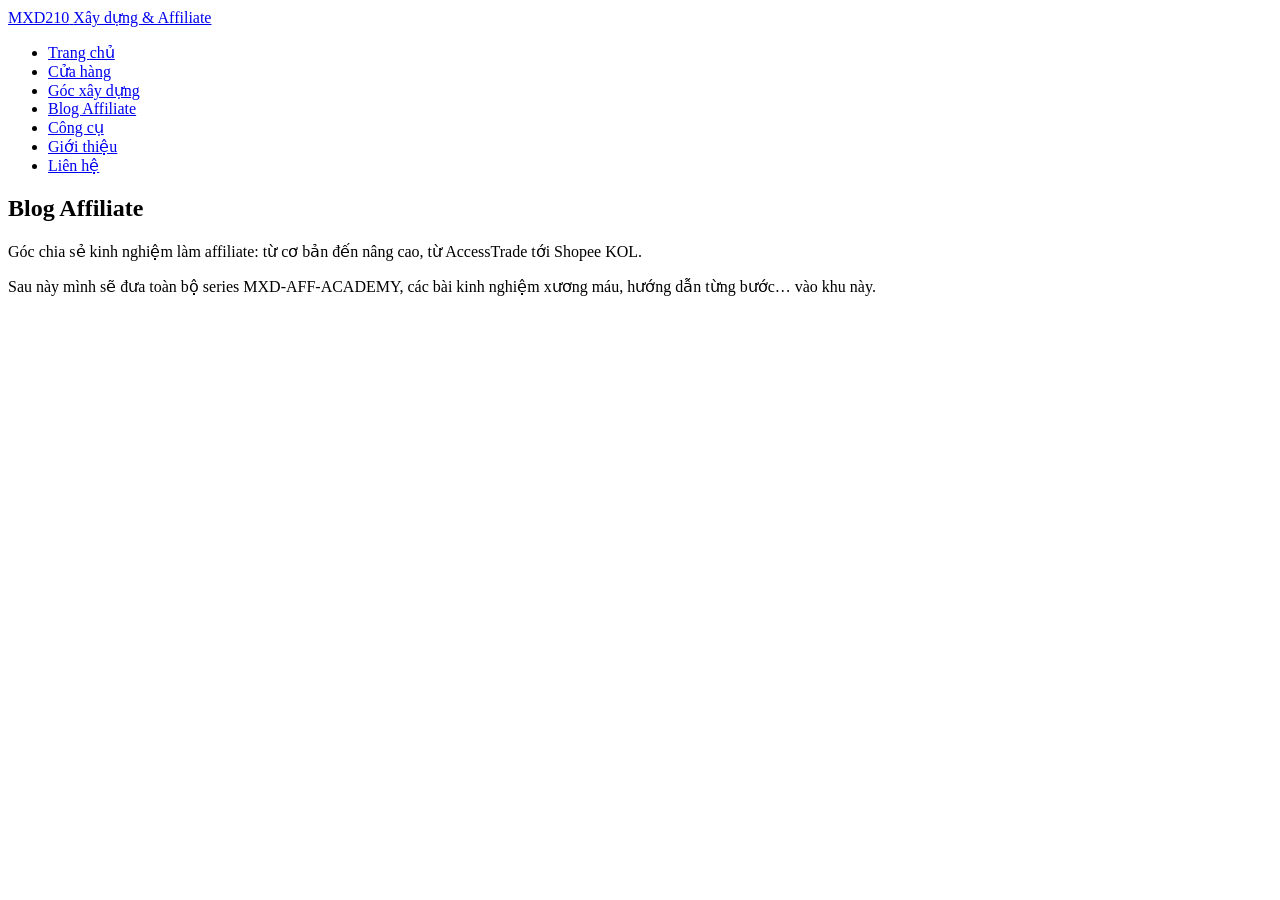
<file: affiliate.html>
<!doctype html>
<html lang="vi">
<head>
  <meta charset="utf-8"/>
  <meta name="viewport" content="width=device-width,initial-scale=1"/>

  <title>Blog Affiliate – Kinh nghiệm & hướng dẫn làm aff | MXD210</title>
  <meta name="description" content="Blog Affiliate của MXD210 – tổng hợp kinh nghiệm, hướng dẫn chi tiết về làm affiliate Shopee, Lazada, TikTok, AccessTrade và Shopee KOL.">
  <link rel="canonical" href="https://mxd210.github.io/affiliate.html"/>
  <meta name="robots" content="index,follow"/>

  <!-- VERIFY: Google Search Console -->
  <meta name="google-site-verification" content="84L0tRVs_wNPAyXii38-OaeGi8TyJdMlkZXVIHcnj0o">

  <!-- Google Analytics 4 -->
  <script async src="https://www.googletagmanager.com/gtag/js?id=G-SRMVN734DX"></script>
  <script>
    window.dataLayer = window.dataLayer || [];
    function gtag(){ dataLayer.push(arguments); }
    gtag('js', new Date());
    gtag('config', 'G-SRMVN734DX');
  </script>

  <!-- TODO: thêm CSS/JS chung nếu cần -->
</head>
<body>
<header class="site-header">
  <div class="container">
    <a href="/" class="logo">
      <span class="logo-main">MXD210</span>
      <span class="logo-sub">Xây dựng & Affiliate</span>
    </a>

    <nav class="main-nav">
      <ul>
        <li><a href="/" data-nav="home">Trang chủ</a></li>
        <li><a href="/store.html" data-nav="store">Cửa hàng</a></li>
        <li><a href="/blog-xay-dung.html" data-nav="blog-xd">Góc xây dựng</a></li>
        <li><a href="/affiliate.html" data-nav="blog-aff">Blog Affiliate</a></li>
        <li><a href="/tools.html" data-nav="tools">Công cụ</a></li>
        <li><a href="/about.html" data-nav="about">Giới thiệu</a></li>
        <li><a href="/contact.html" data-nav="contact">Liên hệ</a></li>
      </ul>
    </nav>
  </div>
</header>

<main class="page-main">
  <section class="page-hero container">
    <h1>Blog Affiliate</h1>
    <p>Góc chia sẻ kinh nghiệm làm affiliate: từ cơ bản đến nâng cao, từ AccessTrade tới Shopee KOL.</p>
  </section>

  <section class="page-content container">
    <p>Sau này mình sẽ đưa toàn bộ series MXD-AFF-ACADEMY, các bài kinh nghiệm xương máu, hướng dẫn từng bước… vào khu này.</p>
  </section>
</main>

</body>
</html>
</file>
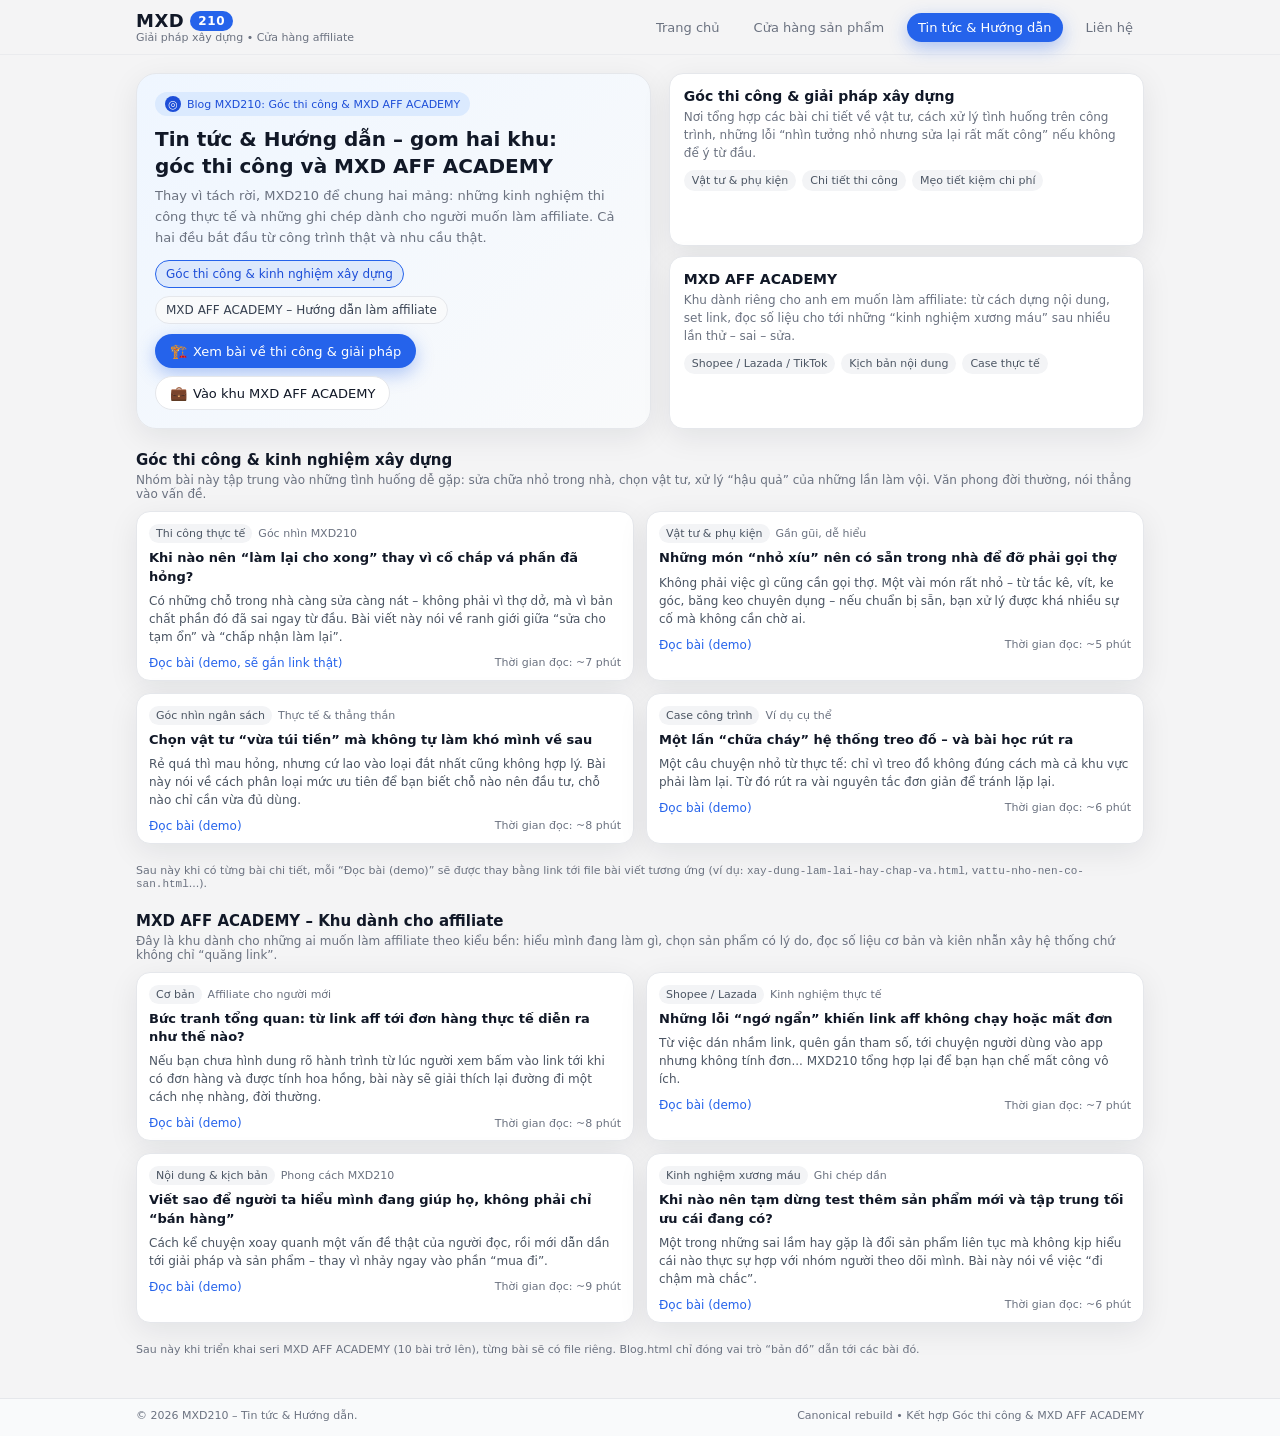
<file: blog.html>
<!doctype html>
<html lang="vi">
<head>
  <meta charset="utf-8"/>
  <meta name="viewport" content="width=device-width,initial-scale=1,maximum-scale=1"/>

  <title>Tin tức & Hướng dẫn – MXD210</title>
  <meta name="description" content="Khu tin tức & hướng dẫn của MXD210 – gồm góc thi công xây dựng và MXD AFF ACADEMY dành cho những ai muốn làm affiliate bài bản."/>

  <!-- Repo rebuild: tạm noindex. Khi đưa lên mxd210 chính có thể đổi thành index,follow -->
  <meta name="robots" content="noindex,follow"/>

  <link rel="canonical" href="https://mxd210.github.io/blog.html"/>

  <meta property="og:title" content="Tin tức & Hướng dẫn – MXD210"/>
  <meta property="og:description" content="Góc thi công xây dựng & MXD AFF ACADEMY – nơi MXD210 chia sẻ kinh nghiệm thực tế và hướng dẫn làm affiliate."/>
  <meta property="og:type" content="website"/>
  <meta property="og:url" content="https://mxd210.github.io/blog.html"/>
  <meta property="og:image" content="https://mxd210.github.io/assets/img/og-mxd210.webp"/>

  <style>
    :root{
      --bg:#f4f4f5;
      --card:#ffffff;
      --text:#111827;
      --muted:#6b7280;
      --accent:#2563eb;
      --accent-soft:#dbeafe;
      --border:#e5e7eb;
      --radius:14px;
      --shadow:0 8px 30px rgba(15,23,42,.08);
      --badge-bg:#f3f4f6;
    }
    *{box-sizing:border-box;margin:0;padding:0}
    html,body{height:100%}
    body{
      font-family:system-ui,-apple-system,BlinkMacSystemFont,"Segoe UI",sans-serif;
      background:var(--bg);
      color:var(--text);
      -webkit-font-smoothing:antialiased;
    }
    a{text-decoration:none;color:inherit}

    .page{min-height:100vh;display:flex;flex-direction:column}

    .topbar{
      position:sticky;top:0;z-index:10;
      backdrop-filter:blur(16px);
      background:rgba(244,244,245,.88);
      border-bottom:1px solid rgba(229,231,235,.7);
    }
    .topbar-inner{
      max-width:1040px;margin:0 auto;
      padding:10px 16px;
      display:flex;align-items:center;justify-content:space-between;gap:12px;
    }
    .logo{
      font-weight:700;letter-spacing:.03em;font-size:18px;
      display:flex;align-items:center;gap:6px;
    }
    .logo span{
      padding:3px 8px;border-radius:999px;
      background:var(--accent);color:#fff;font-size:12px;font-weight:600;
    }
    .logo-sub{font-size:11px;color:var(--muted)}

    .nav{
      display:flex;align-items:center;gap:12px;font-size:13px;
    }
    .nav a{
      padding:6px 10px;border-radius:999px;
      border:1px solid transparent;
      color:var(--muted);white-space:nowrap;
    }
    .nav a:hover{
      border-color:var(--border);background:#fff;color:var(--text);
    }
    .nav .nav-primary{
      background:var(--accent);color:#fff;border-color:transparent;
      box-shadow:0 6px 18px rgba(37,99,235,.35);
    }
    .nav .nav-primary:hover{transform:translateY(-1px)}

    .main{flex:1}
    .container{
      max-width:1040px;margin:0 auto;
      padding:18px 16px 32px;
    }

    .hero-blog{
      display:grid;
      grid-template-columns:minmax(0,2.6fr) minmax(0,2.4fr);
      gap:18px;
      margin-bottom:22px;
    }
    @media (max-width:768px){
      .hero-blog{grid-template-columns:minmax(0,1fr)}
    }
    .hero-main{
      padding:18px 18px 18px;
      background:linear-gradient(135deg,#eff6ff,#f9fafb);
      border-radius:20px;
      border:1px solid var(--border);
      box-shadow:var(--shadow);
    }
    .hero-pill{
      display:inline-flex;align-items:center;gap:6px;
      padding:4px 10px;border-radius:999px;
      background:var(--accent-soft);color:#1d4ed8;
      font-size:11px;margin-bottom:10px;font-weight:500;
    }
    .hero-pill span{
      display:inline-flex;align-items:center;justify-content:center;
      width:16px;height:16px;border-radius:999px;
      background:#1d4ed8;color:#fff;font-size:11px;
    }
    .hero-title{
      font-size:20px;line-height:1.35;font-weight:700;margin-bottom:6px;
    }
    .hero-desc{
      font-size:13px;line-height:1.6;color:var(--muted);margin-bottom:12px;
    }
    .hero-tabs{
      display:flex;flex-wrap:wrap;gap:8px;margin-bottom:10px;
    }
    .hero-tab{
      padding:6px 10px;border-radius:999px;
      border:1px solid #e5e7eb;
      background:#f9fafb;
      font-size:12px;color:#374151;
    }
    .hero-tab[data-active="true"]{
      background:#2563eb1a;
      border-color:var(--accent);
      color:#1d4ed8;
      font-weight:500;
    }
    .hero-actions{
      display:flex;flex-wrap:wrap;gap:8px;margin-top:6px;
    }
    .btn{
      display:inline-flex;align-items:center;justify-content:center;
      gap:6px;padding:8px 14px;border-radius:999px;
      border:1px solid transparent;font-size:13px;
      font-weight:500;cursor:pointer;transition:all .16s ease;
    }
    .btn-main{
      background:var(--accent);color:#fff;
      box-shadow:0 6px 18px rgba(37,99,235,.35);
    }
    .btn-main:hover{
      transform:translateY(-1px);
      box-shadow:0 10px 26px rgba(37,99,235,.45);
    }
    .btn-ghost{
      background:#fff;color:#111827;border-color:var(--border);
    }
    .btn-ghost:hover{background:#f9fafb}
    .btn span.icon{font-size:14px}

    .hero-side{
      display:grid;
      grid-template-rows:minmax(0,1fr) minmax(0,1fr);
      gap:10px;
    }
    .card{
      background:var(--card);
      border-radius:var(--radius);
      border:1px solid var(--border);
      padding:14px 14px 12px;
      box-shadow:var(--shadow);
    }
    .card h2{
      font-size:14px;margin-bottom:4px;font-weight:600;
    }
    .card p{
      font-size:12px;color:var(--muted);
      margin-bottom:8px;line-height:1.5;
    }
    .tag-row{
      display:flex;flex-wrap:wrap;gap:6px;
    }
    .tag{
      padding:4px 8px;border-radius:999px;
      background:#f3f4f6;
      font-size:11px;color:#4b5563;
    }

    .section-title{
      font-size:15px;font-weight:600;margin-bottom:4px;
    }
    .section-desc{
      font-size:12px;color:var(--muted);margin-bottom:10px;
    }

    .post-grid{
      display:grid;
      grid-template-columns:repeat(2,minmax(0,1fr));
      gap:12px;
      margin-bottom:20px;
    }
    @media (max-width:820px){
      .post-grid{grid-template-columns:minmax(0,1fr)}
    }

    .post-card{
      background:var(--card);
      border-radius:var(--radius);
      border:1px solid var(--border);
      padding:12px 12px 10px;
      box-shadow:var(--shadow);
      font-size:12px;
      display:flex;flex-direction:column;gap:6px;
    }
    .post-meta{
      display:flex;align-items:center;gap:6px;
      font-size:11px;color:#6b7280;
    }
    .post-badge{
      padding:3px 7px;border-radius:999px;
      background:#f3f4f6;
      font-size:11px;color:#4b5563;
    }
    .post-title{
      font-size:13px;font-weight:600;line-height:1.4;
    }
    .post-desc{
      font-size:12px;color:#4b5563;line-height:1.5;
    }
    .post-footer{
      display:flex;justify-content:space-between;align-items:center;
      margin-top:4px;font-size:11px;color:#6b7280;
    }
    .post-link{
      font-size:12px;color:#2563eb;
    }

    .hint-note{
      font-size:11px;color:#6b7280;margin-top:4px;
    }

    footer{
      border-top:1px solid var(--border);
      background:#f9fafb;
    }
    .footer-inner{
      max-width:1040px;margin:0 auto;
      padding:10px 16px 14px;
      display:flex;flex-wrap:wrap;gap:8px;
      align-items:center;justify-content:space-between;
      font-size:11px;color:#6b7280;
    }
    .footer-links{
      display:flex;flex-wrap:wrap;gap:10px;
    }
  </style>

  <!-- GA4: MXD210 – G-SRMVN734DX -->
  <script async src="https://www.googletagmanager.com/gtag/js?id=G-SRMVN734DX"></script>
  <script>
    window.dataLayer = window.dataLayer || [];
    function gtag(){dataLayer.push(arguments);}
    gtag('js', new Date());
    gtag('config', 'G-SRMVN734DX');
  </script>
</head>
<body>
<div class="page">
  <header class="topbar">
    <div class="topbar-inner">
      <div>
        <div class="logo">
          MXD<span>210</span>
        </div>
        <div class="logo-sub">Giải pháp xây dựng • Cửa hàng affiliate</div>
      </div>
      <nav class="nav">
        <a href="index.html">Trang chủ</a>
        <a href="store.html">Cửa hàng sản phẩm</a>
        <a href="blog.html" class="nav-primary">Tin tức &amp; Hướng dẫn</a>
        <a href="contact.html">Liên hệ</a>
      </nav>
    </div>
  </header>

  <main class="main">
    <div class="container">
      <section class="hero-blog">
        <div class="hero-main">
          <div class="hero-pill">
            <span>◎</span>
            Blog MXD210: Góc thi công &amp; MXD AFF ACADEMY
          </div>
          <h1 class="hero-title">
            Tin tức &amp; Hướng dẫn – gom hai khu:<br/>
            góc thi công và MXD AFF ACADEMY
          </h1>
          <p class="hero-desc">
            Thay vì tách rời, MXD210 để chung hai mảng: những kinh nghiệm thi công thực tế
            và những ghi chép dành cho người muốn làm affiliate. Cả hai đều bắt đầu từ công trình thật
            và nhu cầu thật.
          </p>
          <div class="hero-tabs">
            <span class="hero-tab" data-active="true">Góc thi công &amp; kinh nghiệm xây dựng</span>
            <span class="hero-tab">MXD AFF ACADEMY – Hướng dẫn làm affiliate</span>
          </div>
          <div class="hero-actions">
            <a href="#xay-dung" class="btn btn-main">
              <span class="icon">🏗️</span>
              Xem bài về thi công &amp; giải pháp
            </a>
            <a href="#affiliate" class="btn btn-ghost">
              <span class="icon">💼</span>
              Vào khu MXD AFF ACADEMY
            </a>
          </div>
        </div>
        <div class="hero-side">
          <div class="card">
            <h2>Góc thi công &amp; giải pháp xây dựng</h2>
            <p>
              Nơi tổng hợp các bài chi tiết về vật tư, cách xử lý tình huống trên công trình, những lỗi
              “nhìn tưởng nhỏ nhưng sửa lại rất mất công” nếu không để ý từ đầu.
            </p>
            <div class="tag-row">
              <span class="tag">Vật tư &amp; phụ kiện</span>
              <span class="tag">Chi tiết thi công</span>
              <span class="tag">Mẹo tiết kiệm chi phí</span>
            </div>
          </div>
          <div class="card">
            <h2>MXD AFF ACADEMY</h2>
            <p>
              Khu dành riêng cho anh em muốn làm affiliate: từ cách dựng nội dung, set link,
              đọc số liệu cho tới những “kinh nghiệm xương máu” sau nhiều lần thử – sai – sửa.
            </p>
            <div class="tag-row">
              <span class="tag">Shopee / Lazada / TikTok</span>
              <span class="tag">Kịch bản nội dung</span>
              <span class="tag">Case thực tế</span>
            </div>
          </div>
        </div>
      </section>

      <!-- KHU 1: Góc thi công & kinh nghiệm xây dựng -->
      <section id="xay-dung" style="margin-bottom:22px;">
        <h2 class="section-title">Góc thi công &amp; kinh nghiệm xây dựng</h2>
        <p class="section-desc">
          Nhóm bài này tập trung vào những tình huống dễ gặp: sửa chữa nhỏ trong nhà, chọn vật tư, xử lý
          “hậu quả” của những lần làm vội. Văn phong đời thường, nói thẳng vào vấn đề.
        </p>
        <div class="post-grid">
          <article class="post-card">
            <div class="post-meta">
              <span class="post-badge">Thi công thực tế</span>
              <span>Góc nhìn MXD210</span>
            </div>
            <div class="post-title">
              Khi nào nên “làm lại cho xong” thay vì cố chắp vá phần đã hỏng?
            </div>
            <p class="post-desc">
              Có những chỗ trong nhà càng sửa càng nát – không phải vì thợ dở, mà vì bản chất phần đó đã
              sai ngay từ đầu. Bài viết này nói về ranh giới giữa “sửa cho tạm ổn” và “chấp nhận làm lại”.
            </p>
            <div class="post-footer">
              <a href="#" class="post-link">Đọc bài (demo, sẽ gắn link thật)</a>
              <span>Thời gian đọc: ~7 phút</span>
            </div>
          </article>

          <article class="post-card">
            <div class="post-meta">
              <span class="post-badge">Vật tư &amp; phụ kiện</span>
              <span>Gần gũi, dễ hiểu</span>
            </div>
            <div class="post-title">
              Những món “nhỏ xíu” nên có sẵn trong nhà để đỡ phải gọi thợ
            </div>
            <p class="post-desc">
              Không phải việc gì cũng cần gọi thợ. Một vài món rất nhỏ – từ tắc kê, vít, ke góc, băng keo
              chuyên dụng – nếu chuẩn bị sẵn, bạn xử lý được khá nhiều sự cố mà không cần chờ ai.
            </p>
            <div class="post-footer">
              <a href="#" class="post-link">Đọc bài (demo)</a>
              <span>Thời gian đọc: ~5 phút</span>
            </div>
          </article>

          <article class="post-card">
            <div class="post-meta">
              <span class="post-badge">Góc nhìn ngân sách</span>
              <span>Thực tế &amp; thẳng thắn</span>
            </div>
            <div class="post-title">
              Chọn vật tư “vừa túi tiền” mà không tự làm khó mình về sau
            </div>
            <p class="post-desc">
              Rẻ quá thì mau hỏng, nhưng cứ lao vào loại đắt nhất cũng không hợp lý. Bài này nói về cách
              phân loại mức ưu tiên để bạn biết chỗ nào nên đầu tư, chỗ nào chỉ cần vừa đủ dùng.
            </p>
            <div class="post-footer">
              <a href="#" class="post-link">Đọc bài (demo)</a>
              <span>Thời gian đọc: ~8 phút</span>
            </div>
          </article>

          <article class="post-card">
            <div class="post-meta">
              <span class="post-badge">Case công trình</span>
              <span>Ví dụ cụ thể</span>
            </div>
            <div class="post-title">
              Một lần “chữa cháy” hệ thống treo đồ – và bài học rút ra
            </div>
            <p class="post-desc">
              Một câu chuyện nhỏ từ thực tế: chỉ vì treo đồ không đúng cách mà cả khu vực phải làm lại.
              Từ đó rút ra vài nguyên tắc đơn giản để tránh lặp lại.
            </p>
            <div class="post-footer">
              <a href="#" class="post-link">Đọc bài (demo)</a>
              <span>Thời gian đọc: ~6 phút</span>
            </div>
          </article>
        </div>
        <p class="hint-note">
          Sau này khi có từng bài chi tiết, mỗi “Đọc bài (demo)” sẽ được thay bằng link tới file bài viết tương ứng
          (ví dụ: <code>xay-dung-lam-lai-hay-chap-va.html</code>, <code>vattu-nho-nen-co-san.html</code>...).
        </p>
      </section>

      <!-- KHU 2: MXD AFF ACADEMY -->
      <section id="affiliate" style="margin-bottom:10px;">
        <h2 class="section-title">MXD AFF ACADEMY – Khu dành cho affiliate</h2>
        <p class="section-desc">
          Đây là khu dành cho những ai muốn làm affiliate theo kiểu bền: hiểu mình đang làm gì,
          chọn sản phẩm có lý do, đọc số liệu cơ bản và kiên nhẫn xây hệ thống chứ không chỉ “quăng link”.
        </p>
        <div class="post-grid">
          <article class="post-card">
            <div class="post-meta">
              <span class="post-badge">Cơ bản</span>
              <span>Affiliate cho người mới</span>
            </div>
            <div class="post-title">
              Bức tranh tổng quan: từ link aff tới đơn hàng thực tế diễn ra như thế nào?
            </div>
            <p class="post-desc">
              Nếu bạn chưa hình dung rõ hành trình từ lúc người xem bấm vào link tới khi có đơn hàng
              và được tính hoa hồng, bài này sẽ giải thích lại đường đi một cách nhẹ nhàng, đời thường.
            </p>
            <div class="post-footer">
              <a href="#" class="post-link">Đọc bài (demo)</a>
              <span>Thời gian đọc: ~8 phút</span>
            </div>
          </article>

          <article class="post-card">
            <div class="post-meta">
              <span class="post-badge">Shopee / Lazada</span>
              <span>Kinh nghiệm thực tế</span>
            </div>
            <div class="post-title">
              Những lỗi “ngớ ngẩn” khiến link aff không chạy hoặc mất đơn
            </div>
            <p class="post-desc">
              Từ việc dán nhầm link, quên gắn tham số, tới chuyện người dùng vào app nhưng không tính đơn...
              MXD210 tổng hợp lại để bạn hạn chế mất công vô ích.
            </p>
            <div class="post-footer">
              <a href="#" class="post-link">Đọc bài (demo)</a>
              <span>Thời gian đọc: ~7 phút</span>
            </div>
          </article>

          <article class="post-card">
            <div class="post-meta">
              <span class="post-badge">Nội dung &amp; kịch bản</span>
              <span>Phong cách MXD210</span>
            </div>
            <div class="post-title">
              Viết sao để người ta hiểu mình đang giúp họ, không phải chỉ “bán hàng”
            </div>
            <p class="post-desc">
              Cách kể chuyện xoay quanh một vấn đề thật của người đọc, rồi mới dẫn dần tới giải pháp
              và sản phẩm – thay vì nhảy ngay vào phần “mua đi”.
            </p>
            <div class="post-footer">
              <a href="#" class="post-link">Đọc bài (demo)</a>
              <span>Thời gian đọc: ~9 phút</span>
            </div>
          </article>

          <article class="post-card">
            <div class="post-meta">
              <span class="post-badge">Kinh nghiệm xương máu</span>
              <span>Ghi chép dần</span>
            </div>
            <div class="post-title">
              Khi nào nên tạm dừng test thêm sản phẩm mới và tập trung tối ưu cái đang có?
            </div>
            <p class="post-desc">
              Một trong những sai lầm hay gặp là đổi sản phẩm liên tục mà không kịp hiểu cái nào
              thực sự hợp với nhóm người theo dõi mình. Bài này nói về việc “đi chậm mà chắc”.
            </p>
            <div class="post-footer">
              <a href="#" class="post-link">Đọc bài (demo)</a>
              <span>Thời gian đọc: ~6 phút</span>
            </div>
          </article>
        </div>
        <p class="hint-note">
          Sau này khi triển khai seri MXD AFF ACADEMY (10 bài trở lên), từng bài sẽ có file riêng.
          Blog.html chỉ đóng vai trò “bản đồ” dẫn tới các bài đó.
        </p>
      </section>
    </div>
  </main>

  <footer>
    <div class="footer-inner">
      <div>© <span id="year"></span> MXD210 – Tin tức &amp; Hướng dẫn.</div>
      <div class="footer-links">
        <span>Canonical rebuild • Kết hợp Góc thi công &amp; MXD AFF ACADEMY</span>
      </div>
    </div>
  </footer>
</div>

<script>
  document.getElementById('year').textContent = new Date().getFullYear();
</script>
</body>
</html>
</file>
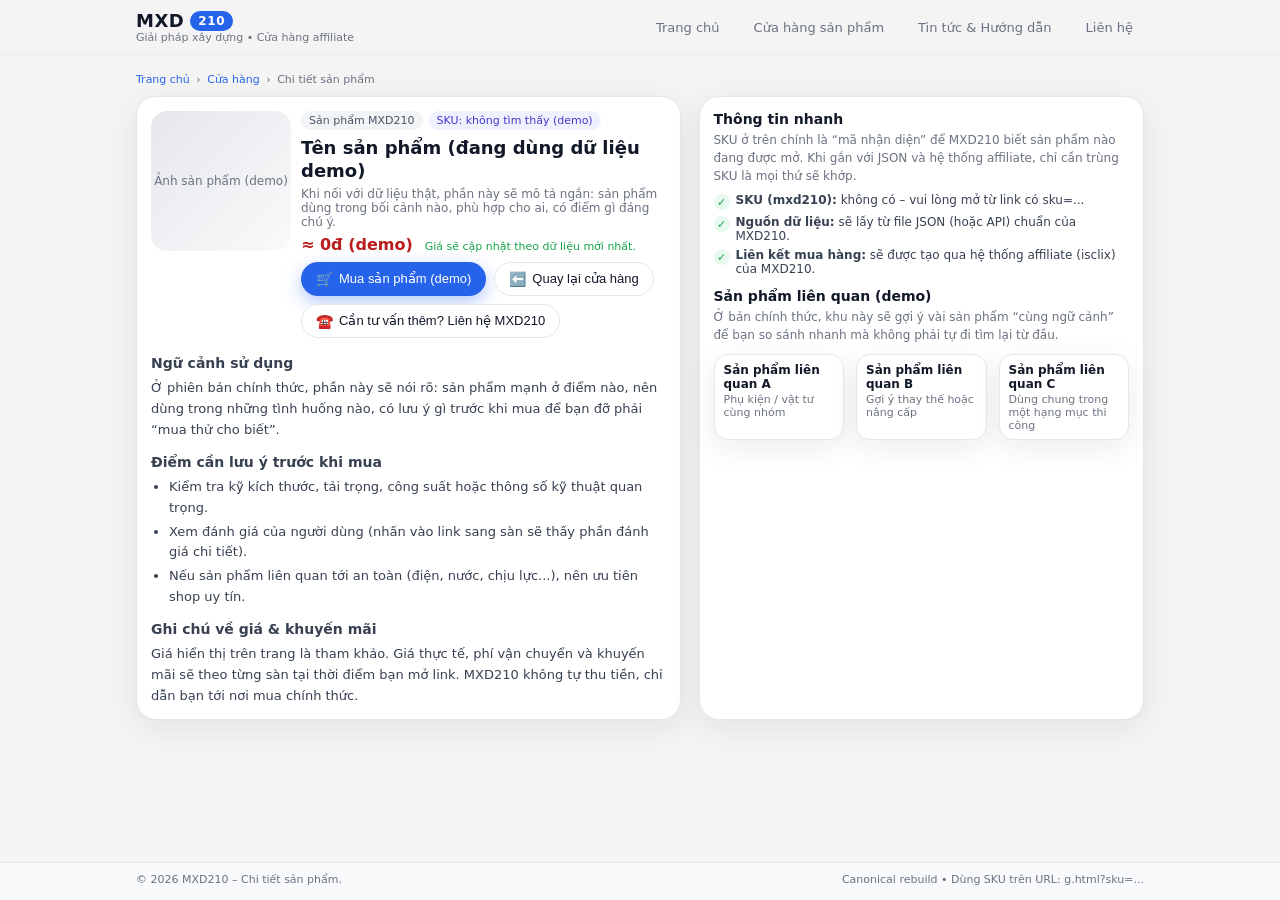
<file: g.html>
<!-- REPLACE WHOLE FILE: /g.html -->
<!doctype html>
<html lang="vi">
<head>
  <meta charset="utf-8"/>
  <meta name="viewport" content="width=device-width,initial-scale=1,maximum-scale=1"/>

  <title>Chi tiết sản phẩm – MXD210</title>
  <meta name="description" content="Trang chi tiết sản phẩm của MXD210 – xem thông tin, ngữ cảnh sử dụng và các lựa chọn mua hàng trên nhiều sàn."/>

  <meta name="robots" content="noindex,follow"/>

  <link rel="canonical" href="https://mxd210.github.io/g.html"/>

  <meta property="og:title" content="Chi tiết sản phẩm – MXD210"/>
  <meta property="og:description" content="Thông tin chi tiết sản phẩm được MXD210 chọn lọc, gắn với ngữ cảnh sử dụng thực tế và nhiều lựa chọn mua hàng."/>
  <meta property="og:type" content="website"/>
  <meta property="og:url" content="https://mxd210.github.io/g.html"/>
  <meta property="og:image" content="https://mxd210.github.io/assets/img/og-mxd210.webp"/>

  <style>
    :root{
      --bg:#f4f4f5;
      --card:#ffffff;
      --text:#111827;
      --muted:#6b7280;
      --accent:#2563eb;
      --accent-soft:#dbeafe;
      --border:#e5e7eb;
      --radius:14px;
      --shadow:0 8px 30px rgba(15,23,42,.08);
      --badge-bg:#f3f4f6;
    }
    *{box-sizing:border-box;margin:0;padding:0}
    html,body{height:100%}
    body{
      font-family:system-ui,-apple-system,BlinkMacSystemFont,"Segoe UI",sans-serif;
      background:var(--bg);
      color:var(--text);
      -webkit-font-smoothing:antialiased;
    }
    a{text-decoration:none;color:inherit}

    .page{min-height:100vh;display:flex;flex-direction:column}

    .topbar{
      position:sticky;top:0;z-index:10;
      backdrop-filter:blur(16px);
      background:rgba(244,244,245,.88);
      border-bottom:1px solid rgba(229,231,235,.7);
    }
    .topbar-inner{
      max-width:1040px;margin:0 auto;
      padding:10px 16px;
      display:flex;align-items:center;justify-content:space-between;gap:12px;
    }
    .logo{
      font-weight:700;letter-spacing:.03em;font-size:18px;
      display:flex;align-items:center;gap:6px;
    }
    .logo span{
      padding:3px 8px;border-radius:999px;
      background:var(--accent);color:#fff;font-size:12px;font-weight:600;
    }
    .logo-sub{font-size:11px;color:var(--muted)}
    .nav{
      display:flex;align-items:center;gap:12px;font-size:13px;
    }
    .nav a{
      padding:6px 10px;border-radius:999px;
      border:1px solid transparent;
      color:var(--muted);white-space:nowrap;
    }
    .nav a:hover{
      border-color:var(--border);background:#fff;color:var(--text);
    }
    .nav .nav-primary{
      background:var(--accent);color:#fff;border-color:transparent;
      box-shadow:0 6px 18px rgba(37,99,235,.35);
    }
    .nav .nav-primary:hover{transform:translateY(-1px)}

    .main{flex:1}
    .container{
      max-width:1040px;margin:0 auto;
      padding:18px 16px 32px;
    }

    .breadcrumb{
      font-size:11px;
      color:#6b7280;
      margin-bottom:10px;
    }
    .breadcrumb a{color:#2563eb}
    .breadcrumb span.sep{margin:0 3px;}

    .layout{
      display:grid;
      grid-template-columns:minmax(0,2.2fr) minmax(0,1.8fr);
      gap:18px;
    }
    @media (max-width:900px){
      .layout{grid-template-columns:minmax(0,1fr)}
    }

    .card{
      background:var(--card);
      border-radius:20px;
      border:1px solid var(--border);
      padding:14px 14px 12px;
      box-shadow:var(--shadow);
    }

    .product-header{
      display:flex;flex-wrap:wrap;gap:10px;align-items:flex-start;margin-bottom:10px;
    }
    .product-image{
      width:140px;height:140px;border-radius:16px;
      background:linear-gradient(135deg,#e5e7eb,#f9fafb);
      display:flex;align-items:center;justify-content:center;
      font-size:12px;color:#6b7280;
      flex-shrink:0;
      overflow:hidden;
    }
    .product-image img{
      width:100%;height:100%;object-fit:cover;
    }
    .product-main{
      flex:1;min-width:0;
    }
    .badge-row{
      display:flex;flex-wrap:wrap;gap:6px;margin-bottom:6px;
    }
    .badge{
      padding:3px 8px;border-radius:999px;
      background:#f3f4f6;
      font-size:11px;color:#4b5563;
    }
    .badge-sku{
      background:#eef2ff;
      color:#4338ca;
    }
    .product-title{
      font-size:18px;
      font-weight:700;
      margin-bottom:4px;
      line-height:1.3;
    }
    .product-sub{
      font-size:12px;
      color:#6b7280;
      margin-bottom:6px;
    }

    .price-row{
      display:flex;flex-wrap:wrap;gap:6px;align-items:baseline;
      margin-bottom:8px;
      font-family:system-ui;
    }
    .price-current{
      font-size:16px;
      font-weight:700;
      color:#b91c1c;
    }
    .price-old{
      font-size:12px;
      color:#9ca3af;
      text-decoration:line-through;
    }
    .price-note{
      font-size:11px;
      color:#16a34a;
    }

    .btn-row{
      display:flex;flex-wrap:wrap;gap:8px;margin-top:4px;margin-bottom:4px;
    }
    .btn{
      display:inline-flex;align-items:center;justify-content:center;
      gap:6px;padding:8px 14px;border-radius:999px;
      border:1px solid transparent;font-size:13px;
      font-weight:500;cursor:pointer;transition:all .16s ease;
    }
    .btn-main{
      background:var(--accent);color:#fff;
      box-shadow:0 6px 18px rgba(37,99,235,.35);
    }
    .btn-main:hover{
      transform:translateY(-1px);
      box-shadow:0 10px 26px rgba(37,99,235,.45);
    }
    .btn-ghost{
      background:#fff;color:#111827;border-color:var(--border);
    }
    .btn-ghost:hover{background:#f9fafb}
    .btn span.icon{font-size:14px}

    .product-body{
      font-size:13px;
      color:#374151;
      line-height:1.6;
    }
    .product-body h2{
      font-size:14px;
      margin:10px 0 4px;
      font-weight:600;
    }
    .product-body ul{
      padding-left:18px;
      margin:4px 0;
    }
    .product-body li{
      margin-bottom:3px;
    }

    .side-card h2{
      font-size:14px;margin-bottom:4px;font-weight:600;
    }
    .side-card p{
      font-size:12px;color:#6b7280;margin-bottom:8px;line-height:1.5;
    }
    .side-list{
      list-style:none;
      font-size:12px;
      display:flex;flex-direction:column;
      gap:5px;
      color:#374151;
    }
    .side-list li{
      display:flex;align-items:flex-start;gap:6px;
    }
    .side-list span.bullet{
      width:16px;height:16px;border-radius:999px;
      background:#22c55e1a;
      display:flex;align-items:center;justify-content:center;
      font-size:11px;color:#16a34a;
      margin-top:1px;
      flex-shrink:0;
    }

    .related-grid{
      display:grid;
      grid-template-columns:repeat(3,minmax(0,1fr));
      gap:12px;
      margin-top:10px;
    }
    @media (max-width:900px){
      .related-grid{grid-template-columns:repeat(2,minmax(0,1fr))}
    }
    @media (max-width:640px){
      .related-grid{grid-template-columns:minmax(0,1fr)}
    }
    .related-card{
      background:var(--card);
      border-radius:var(--radius);
      border:1px solid var(--border);
      padding:8px 9px 7px;
      box-shadow:var(--shadow);
      font-size:11px;
    }
    .related-title{
      font-size:12px;
      font-weight:600;
      margin-bottom:2px;
    }
    .related-meta{
      font-size:11px;
      color:#6b7280;
    }

    footer{
      border-top:1px solid var(--border);
      background:#f9fafb;
    }
    .footer-inner{
      max-width:1040px;margin:0 auto;
      padding:10px 16px 14px;
      display:flex;flex-wrap:wrap;gap:8px;
      align-items:center;justify-content:space-between;
      font-size:11px;color:#6b7280;
    }
    .footer-links{
      display:flex;flex-wrap:wrap;gap:10px;
    }
  </style>

  <!-- GA4: MXD210 – G-SRMVN734DX -->
  <script async src="https://www.googletagmanager.com/gtag/js?id=G-SRMVN734DX"></script>
  <script>
    window.dataLayer = window.dataLayer || [];
    function gtag(){dataLayer.push(arguments);}
    gtag('js', new Date());
    gtag('config', 'G-SRMVN734DX');
  </script>
</head>
<body>
<div class="page">
  <header class="topbar">
    <div class="topbar-inner">
      <div>
        <div class="logo">
          MXD<span>210</span>
        </div>
        <div class="logo-sub">Giải pháp xây dựng • Cửa hàng affiliate</div>
      </div>
      <nav class="nav">
        <a href="index.html">Trang chủ</a>
        <a href="store.html">Cửa hàng sản phẩm</a>
        <a href="blog.html">Tin tức &amp; Hướng dẫn</a>
        <a href="contact.html">Liên hệ</a>
      </nav>
    </div>
  </header>

  <main class="main">
    <div class="container">
      <nav class="breadcrumb">
        <a href="index.html">Trang chủ</a>
        <span class="sep">›</span>
        <a href="store.html">Cửa hàng</a>
        <span class="sep">›</span>
        <span>Chi tiết sản phẩm</span>
      </nav>

      <section class="layout">
        <!-- Cột chính: chi tiết sản phẩm -->
        <article class="card">
          <div class="product-header">
            <div class="product-image" id="product-image">
              Ảnh sản phẩm (demo)
            </div>
            <div class="product-main">
              <div class="badge-row">
                <span class="badge">Sản phẩm MXD210</span>
                <span class="badge badge-sku" id="sku-badge">SKU: đang tải…</span>
              </div>
              <h1 class="product-title" id="product-title">
                Tên sản phẩm (đang dùng dữ liệu demo)
              </h1>
              <div class="product-sub" id="product-sub">
                Khi nối với dữ liệu thật, phần này sẽ mô tả ngắn: sản phẩm dùng trong bối cảnh nào,
                phù hợp cho ai, có điểm gì đáng chú ý.
              </div>

              <div class="price-row">
                <span class="price-current" id="price-current">≈ 0đ (demo)</span>
                <span class="price-old" id="price-old"></span>
                <span class="price-note" id="price-note">Giá sẽ cập nhật theo dữ liệu mới nhất.</span>
              </div>

              <div class="btn-row">
                <button class="btn btn-main" type="button" id="btn-buy-main">
                  <span class="icon">🛒</span>
                  Mua sản phẩm (demo)
                </button>
                <button class="btn btn-ghost" type="button" onclick="location.href='store.html'">
                  <span class="icon">⬅️</span>
                  Quay lại cửa hàng
                </button>
                <button class="btn btn-ghost" type="button" onclick="location.href='contact.html'">
                  <span class="icon">☎️</span>
                  Cần tư vấn thêm? Liên hệ MXD210
                </button>
              </div>
            </div>
          </div>

          <div class="product-body" id="product-body">
            <h2>Ngữ cảnh sử dụng</h2>
            <p>
              Ở phiên bản chính thức, phần này sẽ nói rõ: sản phẩm mạnh ở điểm nào, nên dùng trong
              những tình huống nào, có lưu ý gì trước khi mua để bạn đỡ phải “mua thử cho biết”.
            </p>

            <h2>Điểm cần lưu ý trước khi mua</h2>
            <ul>
              <li>Kiểm tra kỹ kích thước, tải trọng, công suất hoặc thông số kỹ thuật quan trọng.</li>
              <li>Xem đánh giá của người dùng (nhấn vào link sang sàn sẽ thấy phần đánh giá chi tiết).</li>
              <li>Nếu sản phẩm liên quan tới an toàn (điện, nước, chịu lực...), nên ưu tiên shop uy tín.</li>
            </ul>

            <h2>Ghi chú về giá &amp; khuyến mãi</h2>
            <p>
              Giá hiển thị trên trang là tham khảo. Giá thực tế, phí vận chuyển và khuyến mãi sẽ theo từng
              sàn tại thời điểm bạn mở link. MXD210 không tự thu tiền, chỉ dẫn bạn tới nơi mua chính thức.
            </p>
          </div>
        </article>

        <!-- Cột bên: thông tin nhanh & sản phẩm liên quan -->
        <aside class="card side-card">
          <h2>Thông tin nhanh</h2>
          <p>
            SKU ở trên chính là “mã nhận diện” để MXD210 biết sản phẩm nào đang được mở.
            Khi gắn với JSON và hệ thống affiliate, chỉ cần trùng SKU là mọi thứ sẽ khớp.
          </p>
          <ul class="side-list">
            <li>
              <span class="bullet">✓</span>
              <div><strong>SKU (mxd210):</strong> <span id="sku-text">chưa có</span></div>
            </li>
            <li>
              <span class="bullet">✓</span>
              <div><strong>Nguồn dữ liệu:</strong> sẽ lấy từ file JSON (hoặc API) chuẩn của MXD210.</div>
            </li>
            <li>
              <span class="bullet">✓</span>
              <div><strong>Liên kết mua hàng:</strong> sẽ được tạo qua hệ thống affiliate (isclix) của MXD210.</div>
            </li>
          </ul>

          <h2 style="margin-top:12px;">Sản phẩm liên quan (demo)</h2>
          <p>
            Ở bản chính thức, khu này sẽ gợi ý vài sản phẩm “cùng ngữ cảnh” để bạn so sánh nhanh
            mà không phải tự đi tìm lại từ đầu.
          </p>
          <div class="related-grid">
            <div class="related-card">
              <div class="related-title">Sản phẩm liên quan A</div>
              <div class="related-meta">Phụ kiện / vật tư cùng nhóm</div>
            </div>
            <div class="related-card">
              <div class="related-title">Sản phẩm liên quan B</div>
              <div class="related-meta">Gợi ý thay thế hoặc nâng cấp</div>
            </div>
            <div class="related-card">
              <div class="related-title">Sản phẩm liên quan C</div>
              <div class="related-meta">Dùng chung trong một hạng mục thi công</div>
            </div>
          </div>
        </aside>
      </section>
    </div>
  </main>

  <footer>
    <div class="footer-inner">
      <div>© <span id="year"></span> MXD210 – Chi tiết sản phẩm.</div>
      <div class="footer-links">
        <span>Canonical rebuild • Dùng SKU trên URL: g.html?sku=...</span>
      </div>
    </div>
  </footer>
</div>

<script>
  document.getElementById('year').textContent = new Date().getFullYear();

  // Đọc SKU từ query: g.html?sku=...
  (function(){
    var params = new URLSearchParams(location.search);
    var sku = (params.get('sku') || '').trim();
    var skuBadge = document.getElementById('sku-badge');
    var skuText  = document.getElementById('sku-text');

    if (!sku) {
      skuBadge.textContent = 'SKU: không tìm thấy (demo)';
      skuText.textContent  = 'không có – vui lòng mở từ link có sku=...';
      document.title = 'Chi tiết sản phẩm – MXD210';
      return;
    }

    skuBadge.textContent = 'SKU: ' + sku;
    skuText.textContent  = sku;

    // Nhẹ nhàng nhét SKU vào title để dễ phân biệt tab
    document.title = 'Sản phẩm • ' + sku + ' – MXD210';
  })();

  // Bản demo: nút Mua chỉ báo trước.
  // Khi nối với mxd-affiliates.js + mxd-buy.js, đoạn này sẽ được thay/bổ sung.
  document.getElementById('btn-buy-main').addEventListener('click', function(){
    var params = new URLSearchParams(location.search);
    var sku = (params.get('sku') || '').trim();
    alert('Đây là bản demo khung chi tiết sản phẩm.\n\nKhi nối với hệ thống affiliate của MXD210, nút này sẽ mở link mua thật tương ứng với SKU: ' + (sku || '(chưa có)') + '.');
  });
</script>
</body>
</html>
</file>
